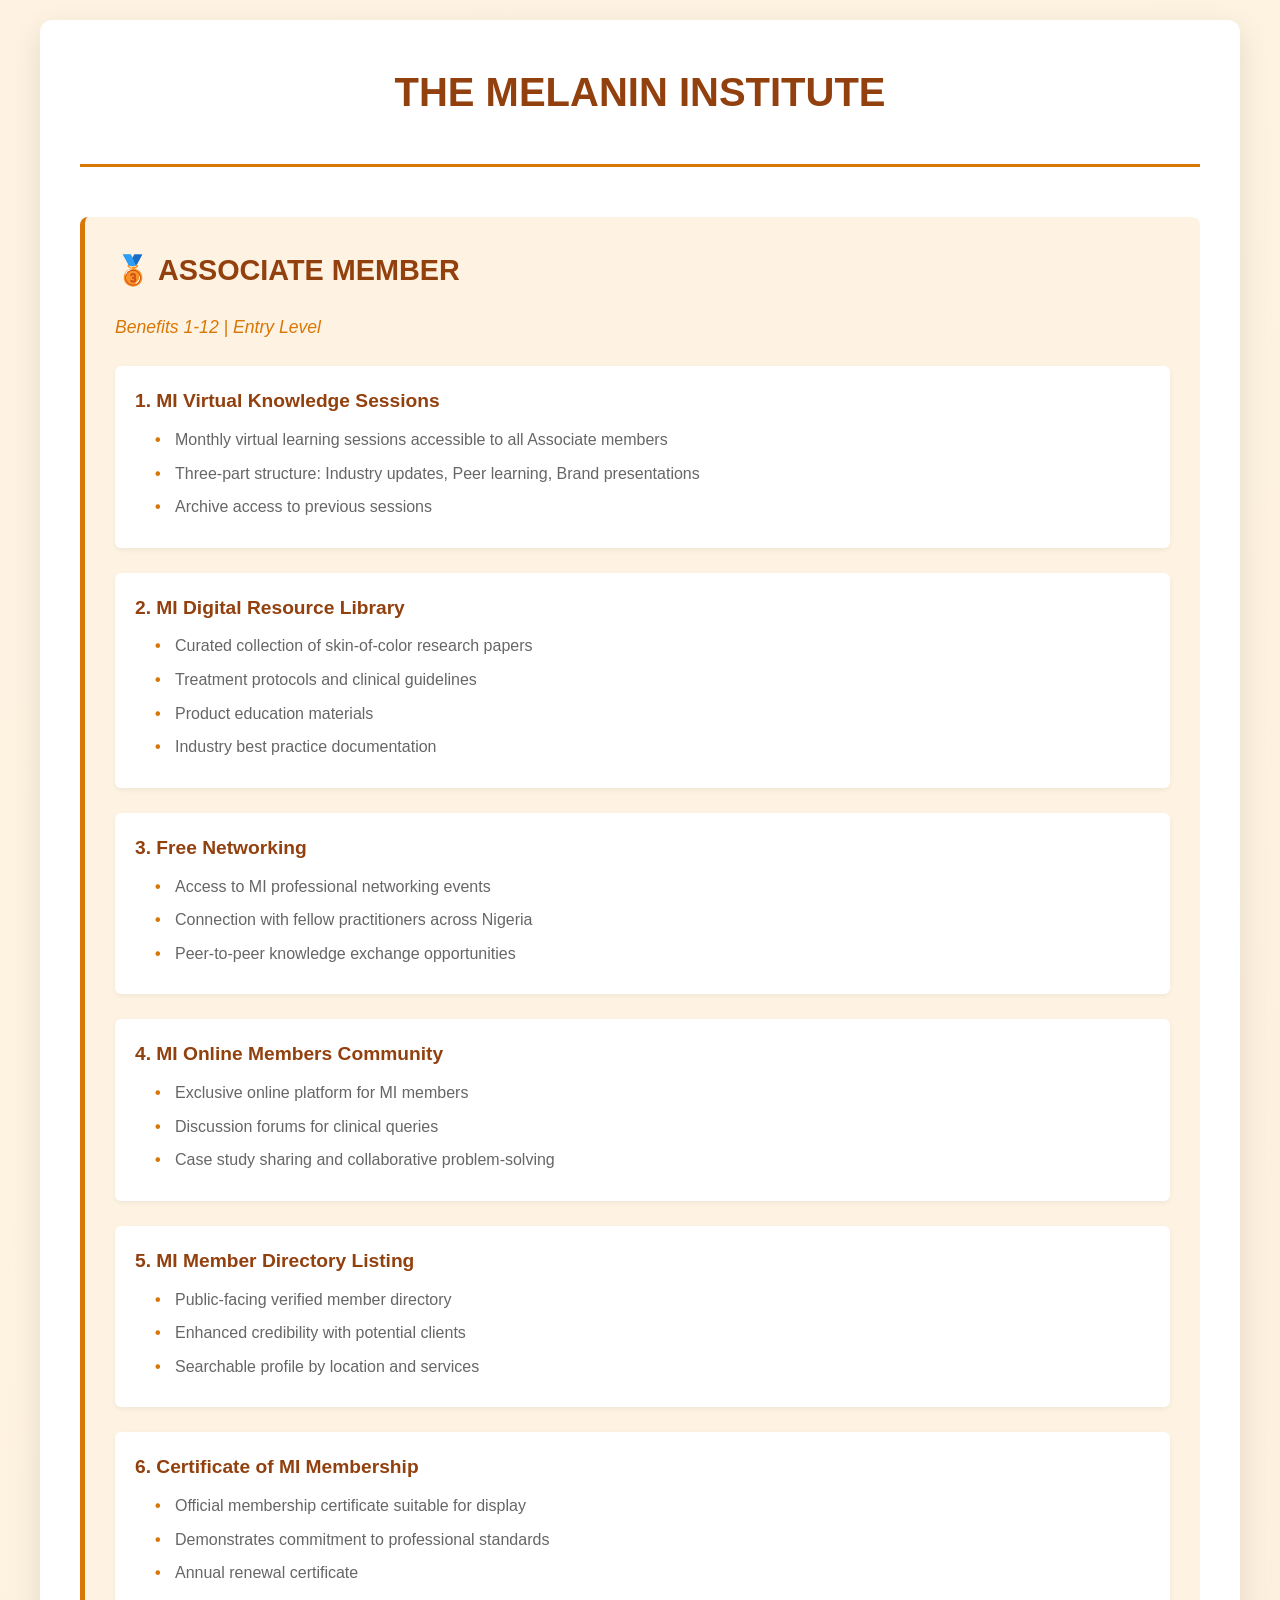
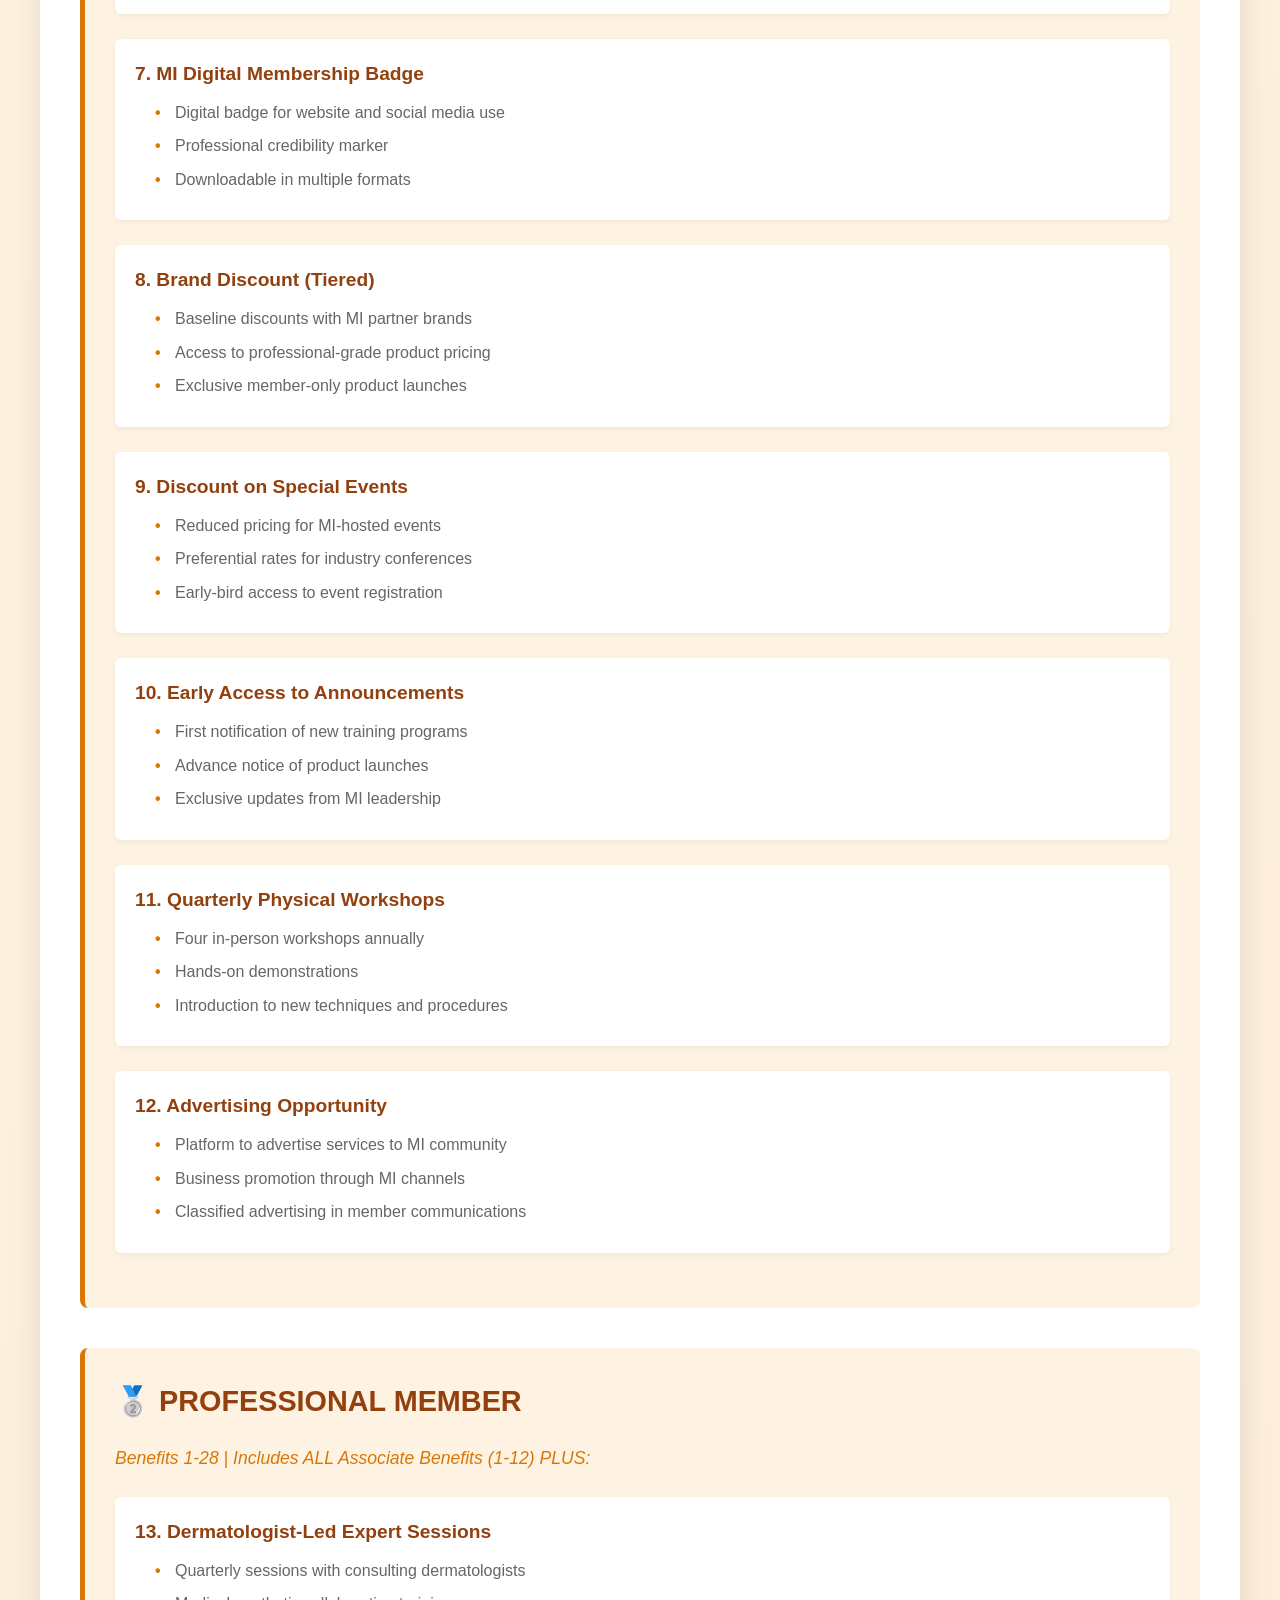
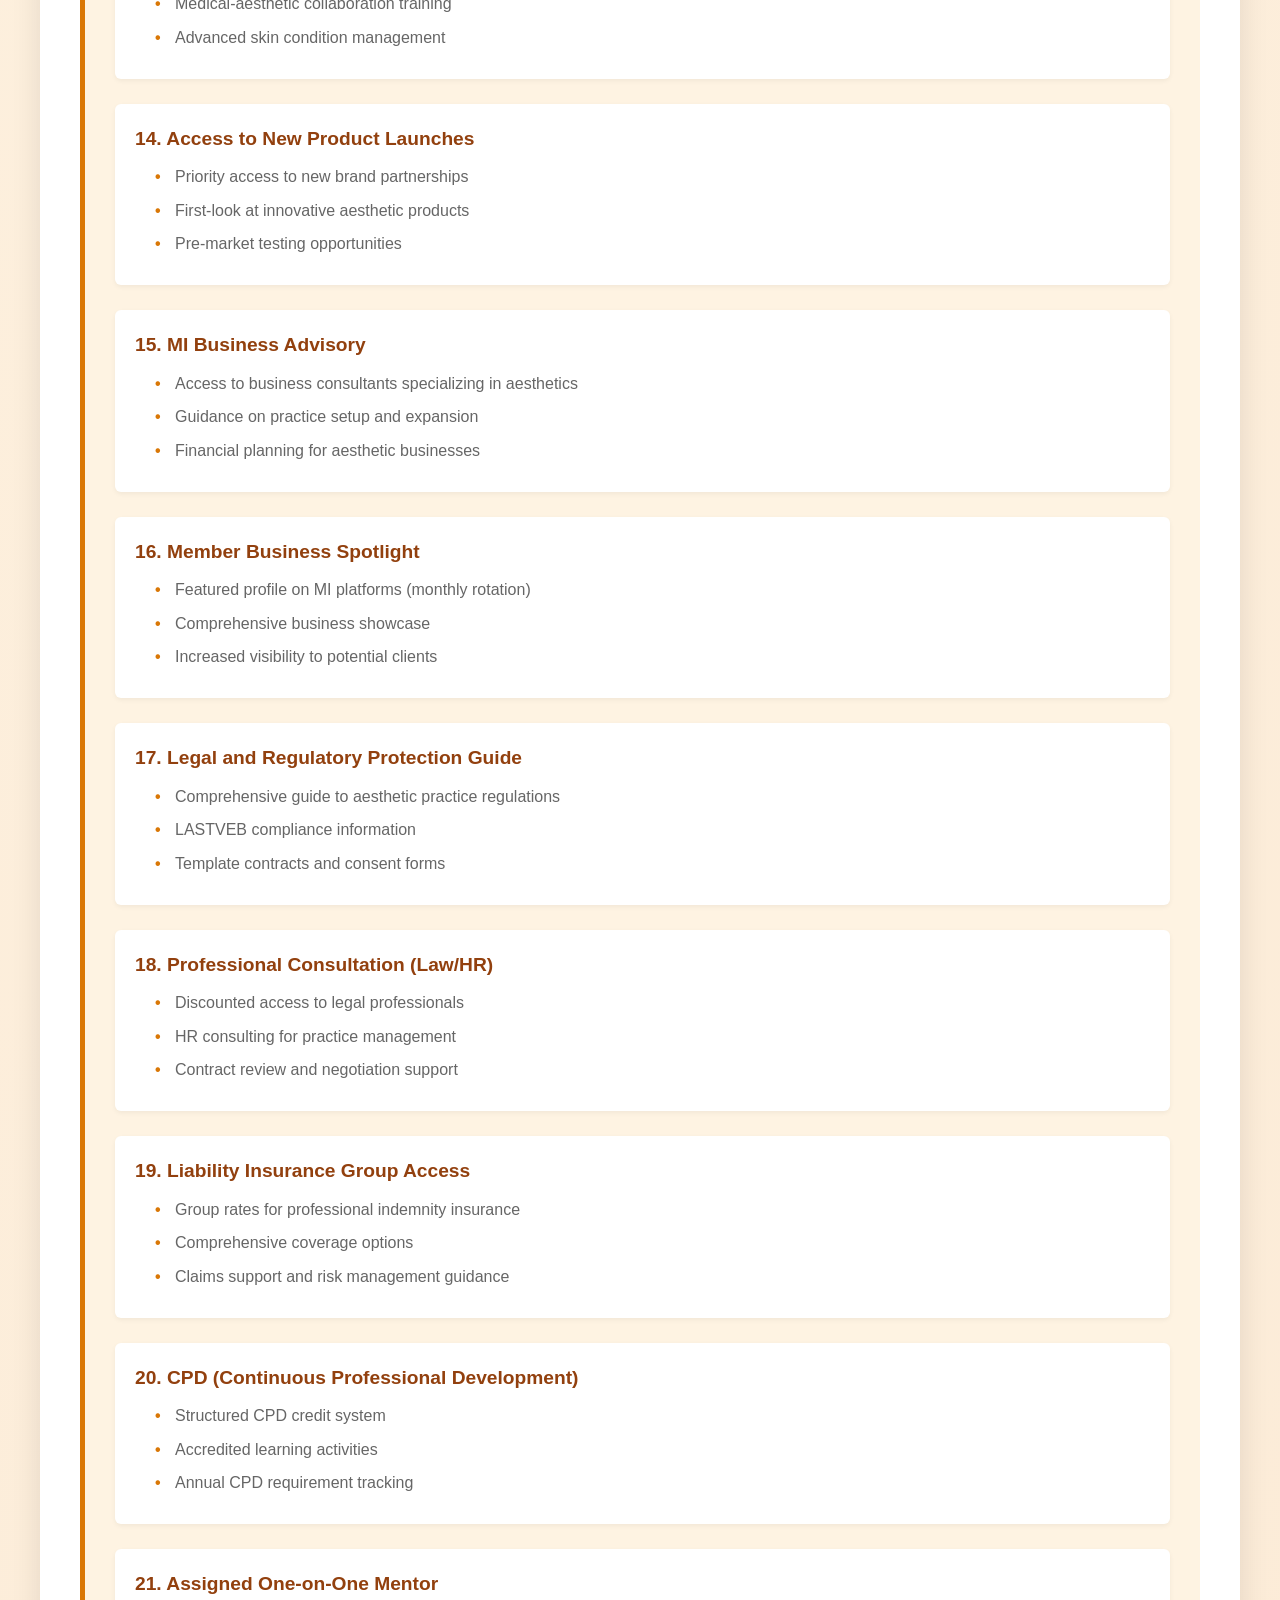
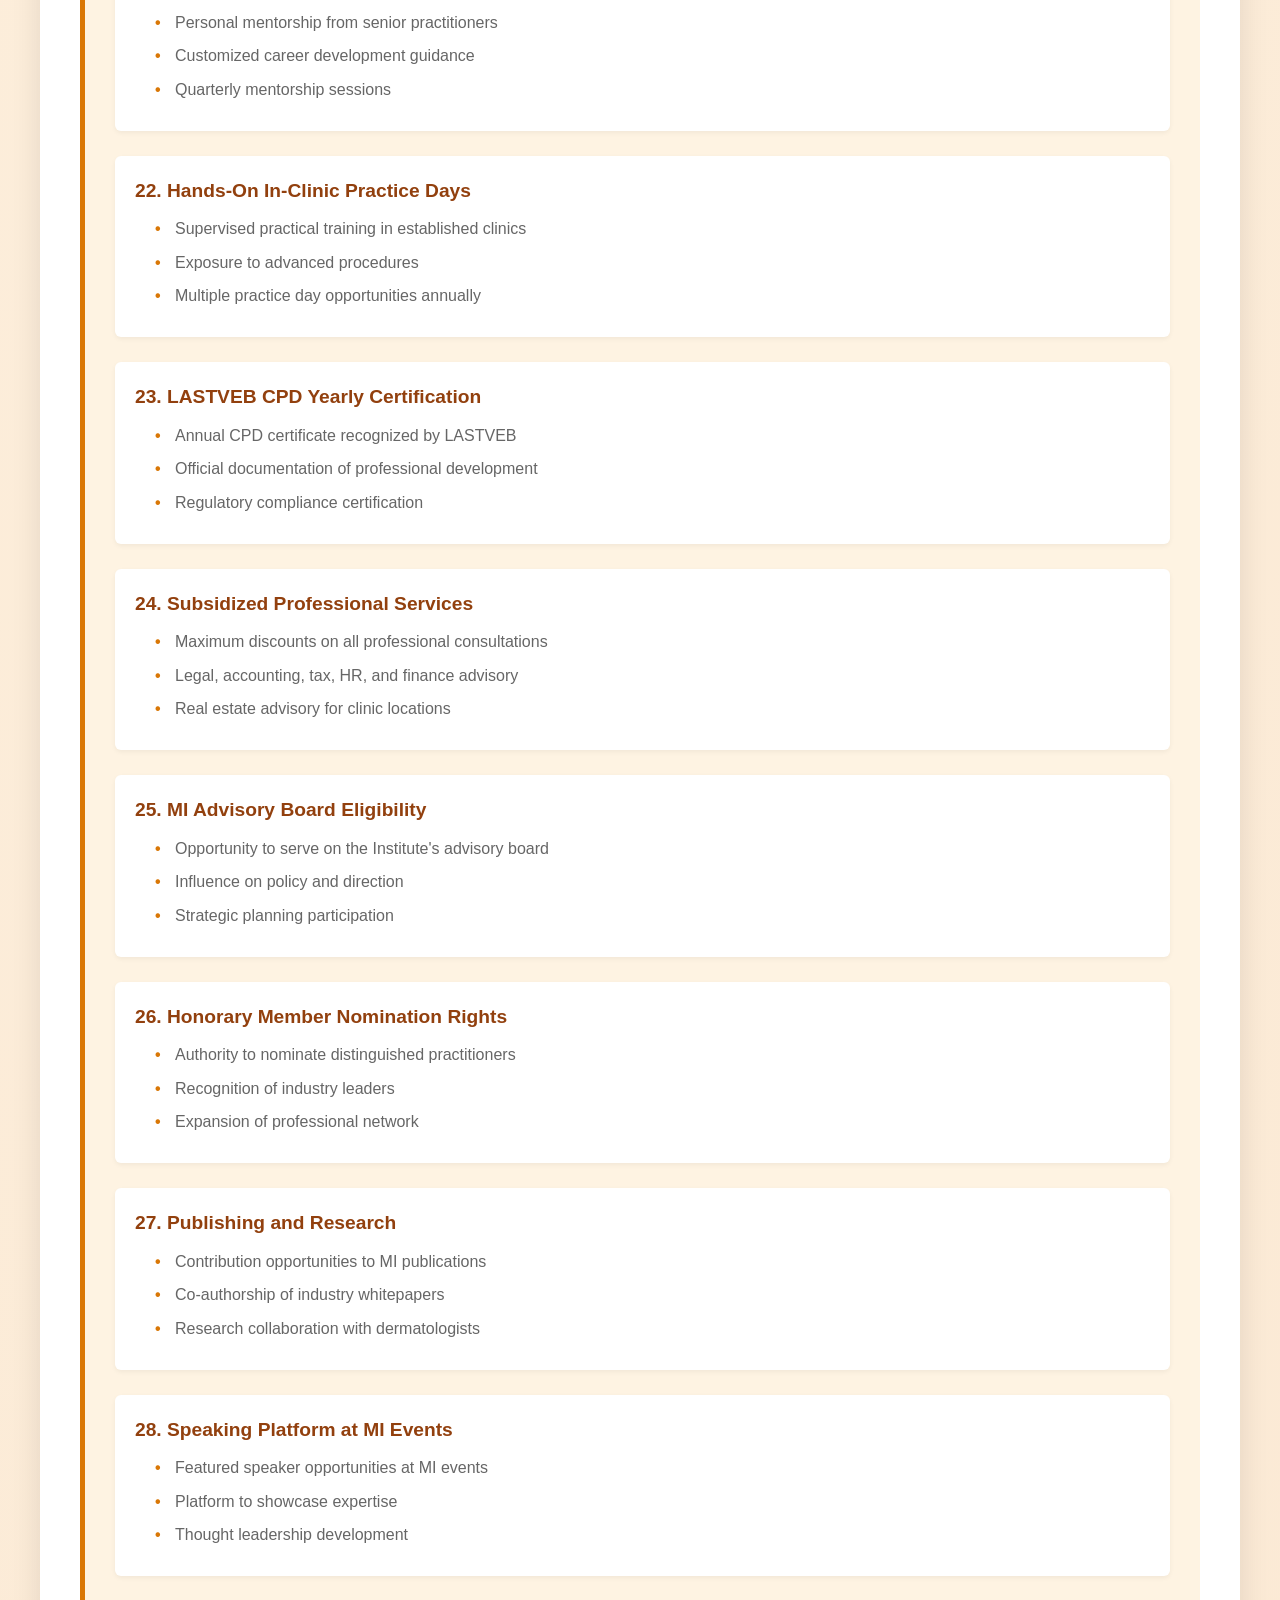
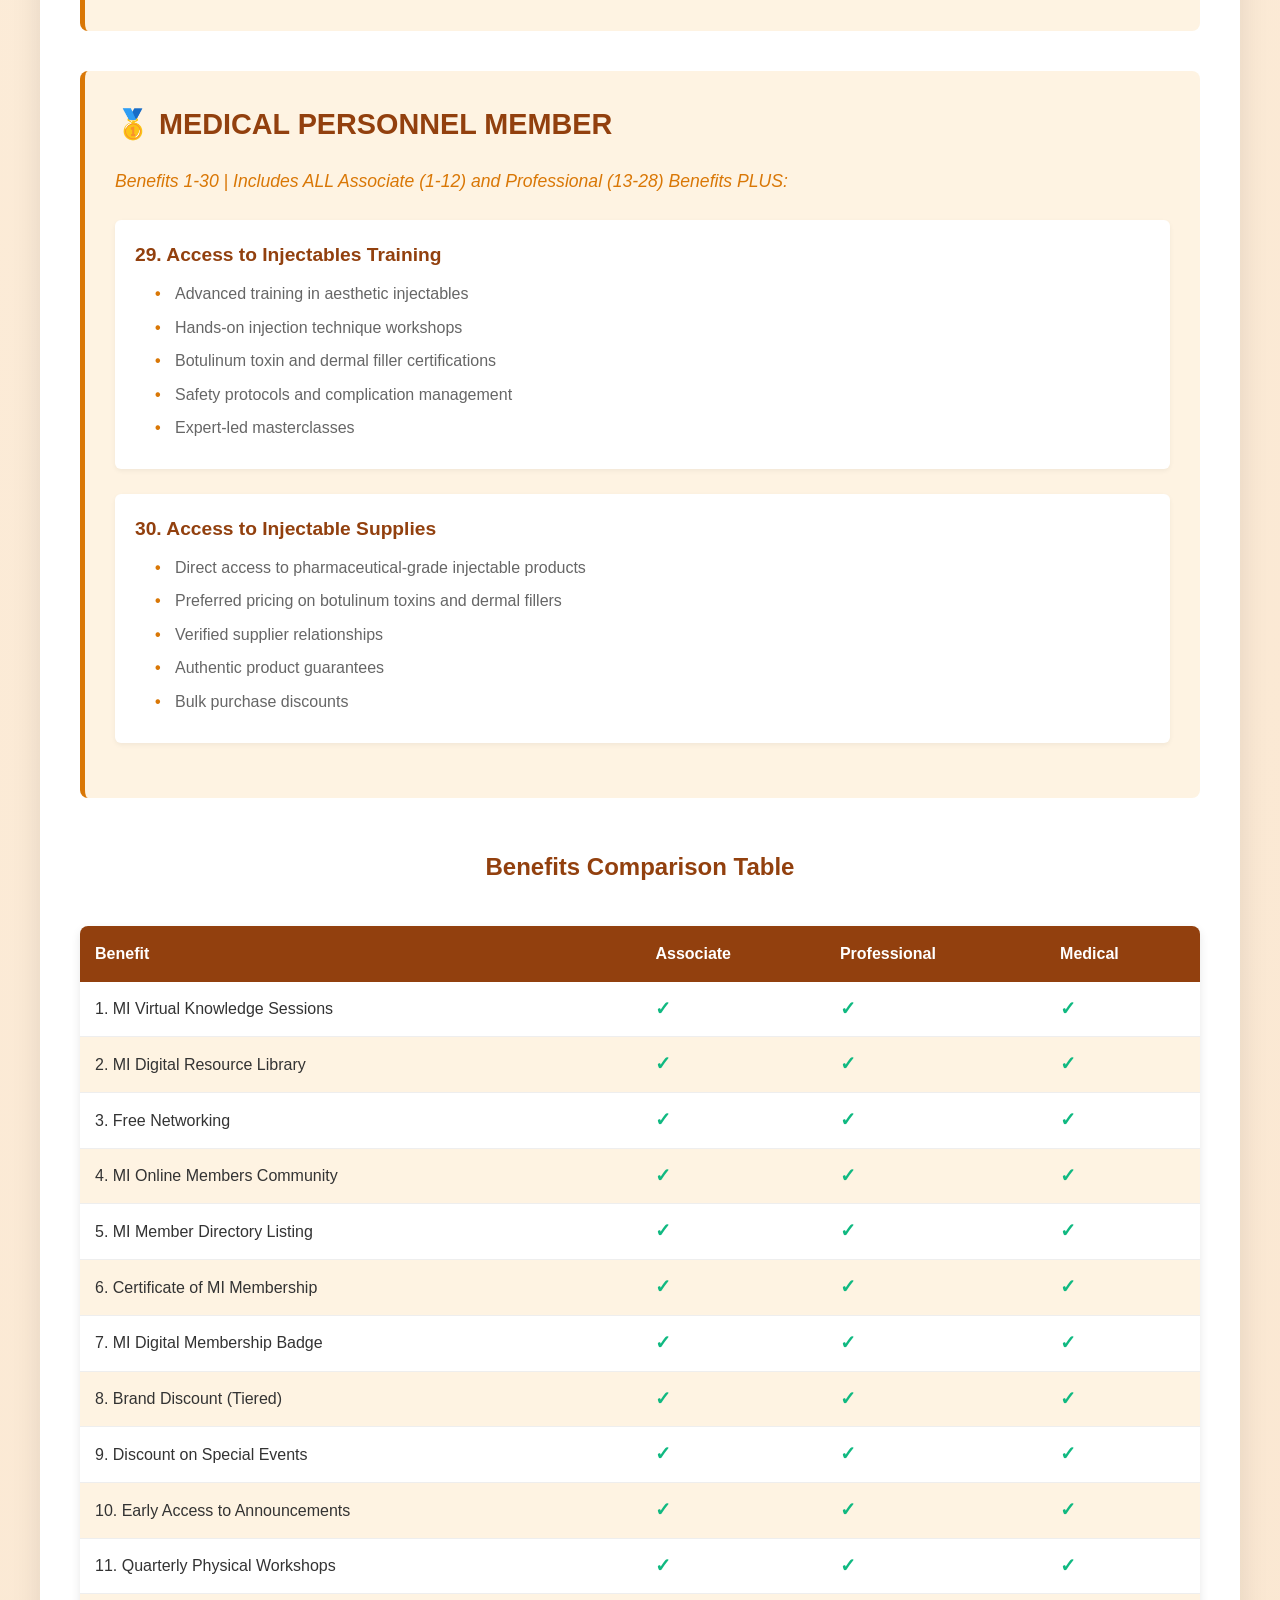
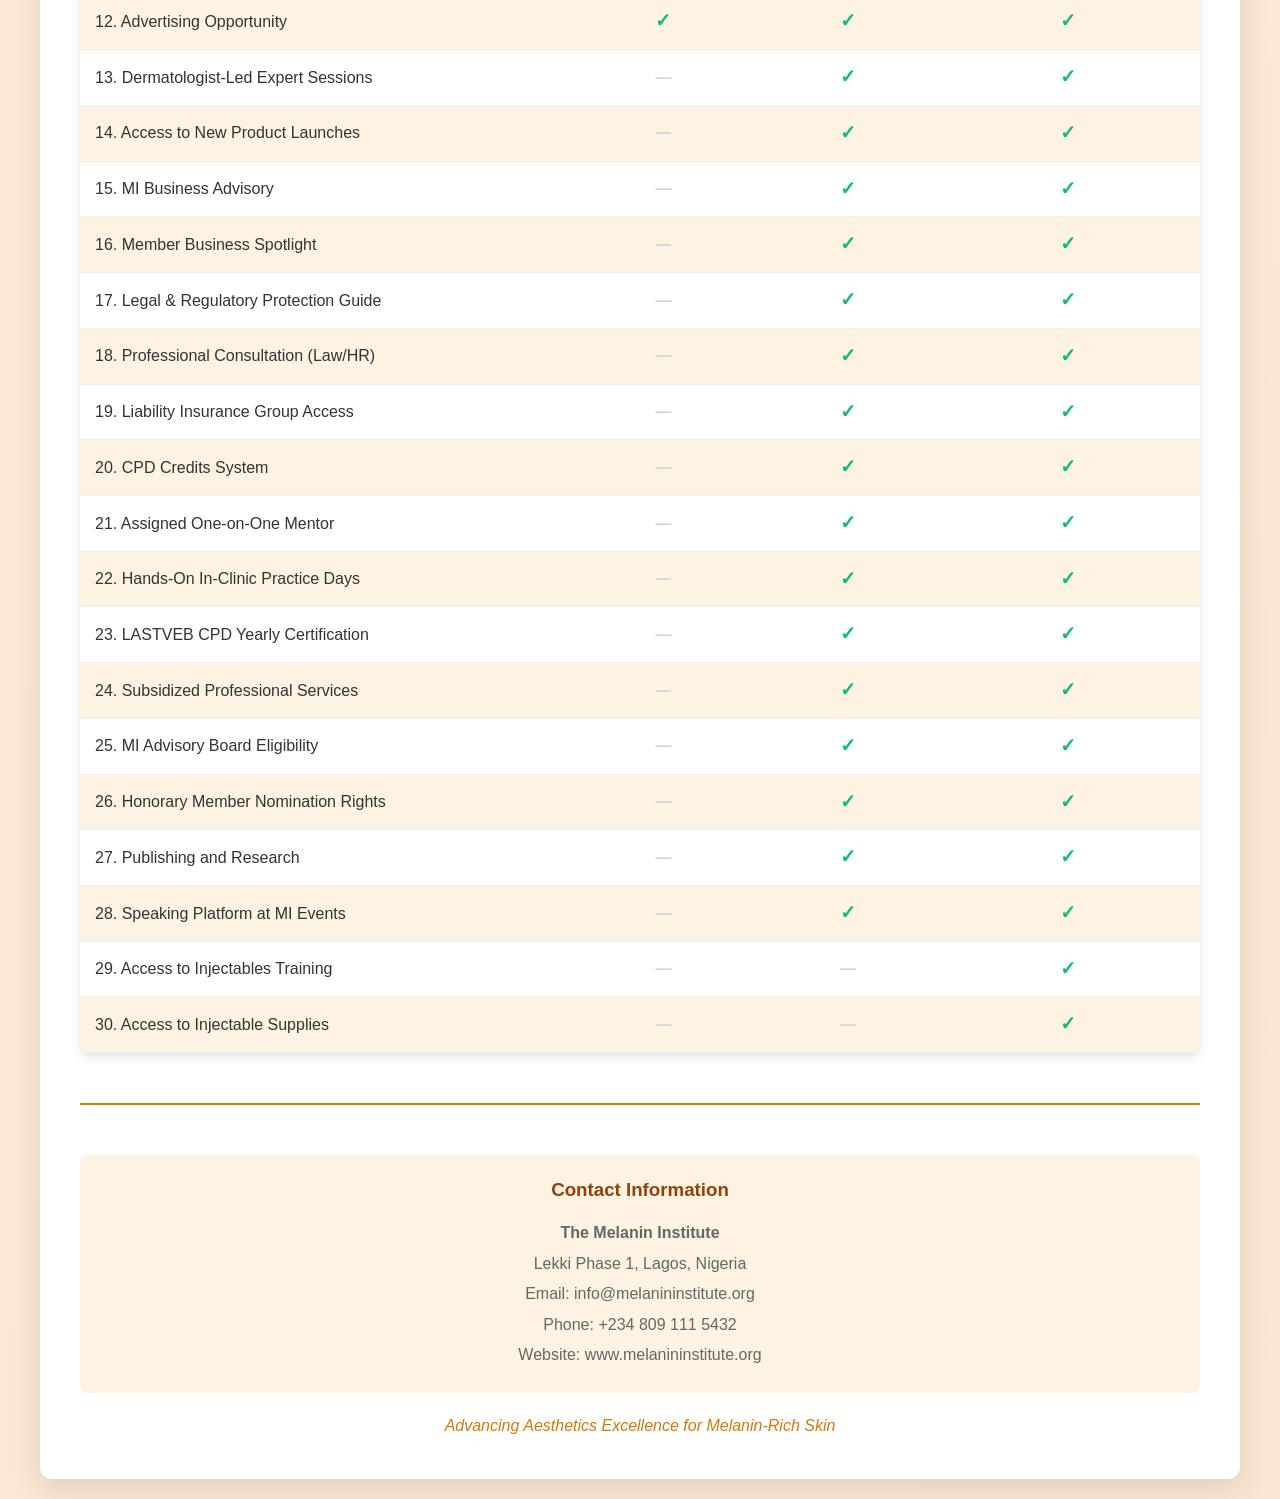
<file: Melanin_Institute_Benefits.html>
<!DOCTYPE html>
<html lang="en">
<head>
    <meta charset="UTF-8">
    <meta name="viewport" content="width=device-width, initial-scale=1.0">
    <title>Melanin Institute - Membership Benefits</title>
    <style>
        * {
            margin: 0;
            padding: 0;
            box-sizing: border-box;
        }
        
        body {
            font-family: 'Segoe UI', Tahoma, Geneva, Verdana, sans-serif;
            line-height: 1.6;
            color: #333;
            background: linear-gradient(135deg, #FEF3E2 0%, #FAE6D0 100%);
            padding: 20px;
        }
        
        .container {
            max-width: 1200px;
            margin: 0 auto;
            background: white;
            padding: 40px;
            border-radius: 12px;
            box-shadow: 0 10px 30px rgba(0,0,0,0.1);
        }
        
        .header {
            text-align: center;
            margin-bottom: 50px;
            padding-bottom: 30px;
            border-bottom: 3px solid #D97706;
        }
        
        .header h1 {
            color: #92400E;
            font-size: 2.5em;
            margin-bottom: 10px;
        }
        
        .header p {
            color: #D97706;
            font-size: 1.2em;
        }
        
        .tier-section {
            margin: 40px 0;
            padding: 30px;
            background: #FEF3E2;
            border-radius: 8px;
            border-left: 5px solid #D97706;
        }
        
        .tier-title {
            color: #92400E;
            font-size: 1.8em;
            margin-bottom: 20px;
            display: flex;
            align-items: center;
            gap: 10px;
        }
        
        .tier-subtitle {
            color: #D97706;
            font-size: 1.1em;
            margin-bottom: 25px;
            font-style: italic;
        }
        
        .benefit-item {
            margin: 25px 0;
            padding: 20px;
            background: white;
            border-radius: 6px;
            box-shadow: 0 2px 5px rgba(0,0,0,0.05);
        }
        
        .benefit-title {
            color: #92400E;
            font-size: 1.2em;
            font-weight: 600;
            margin-bottom: 10px;
        }
        
        .benefit-description {
            color: #666;
            margin-left: 20px;
        }
        
        .benefit-description li {
            margin: 8px 0;
            list-style-type: none;
            padding-left: 20px;
            position: relative;
        }
        
        .benefit-description li:before {
            content: "•";
            color: #D97706;
            font-weight: bold;
            position: absolute;
            left: 0;
        }
        
        .comparison-table {
            width: 100%;
            margin: 40px 0;
            border-collapse: collapse;
            overflow: hidden;
            border-radius: 8px;
            box-shadow: 0 4px 10px rgba(0,0,0,0.1);
        }
        
        .comparison-table th {
            background: #92400E;
            color: white;
            padding: 15px;
            text-align: left;
            font-weight: 600;
        }
        
        .comparison-table td {
            padding: 12px 15px;
            border-bottom: 1px solid #eee;
        }
        
        .comparison-table tr:nth-child(even) {
            background: #FEF3E2;
        }
        
        .comparison-table tr:hover {
            background: #FAE6D0;
        }
        
        .check {
            color: #10B981;
            font-weight: bold;
            font-size: 1.2em;
        }
        
        .dash {
            color: #D1D5DB;
            font-weight: bold;
        }
        
        .footer {
            margin-top: 50px;
            padding-top: 30px;
            border-top: 2px solid #D97706;
            text-align: center;
            color: #666;
        }
        
        .contact-info {
            margin: 20px 0;
            padding: 20px;
            background: #FEF3E2;
            border-radius: 8px;
        }
        
        .contact-info h3 {
            color: #92400E;
            margin-bottom: 15px;
        }
        
        .contact-info p {
            margin: 5px 0;
            color: #666;
        }
        
        @media (max-width: 768px) {
            .container {
                padding: 20px;
            }
            
            .header h1 {
                font-size: 1.8em;
            }
            
            .tier-title {
                font-size: 1.4em;
            }
            
            .comparison-table {
                font-size: 0.9em;
            }
        }
    </style>
</head>
<body>
    <div class="container">
        <div class="header">
            <h1>THE MELANIN INSTITUTE</h1>
        </div>

        <!-- ASSOCIATE MEMBER -->
        <div class="tier-section">
            <h2 class="tier-title">🥉 ASSOCIATE MEMBER</h2>
            <p class="tier-subtitle">Benefits 1-12 | Entry Level</p>
            
            <div class="benefit-item">
                <div class="benefit-title">1. MI Virtual Knowledge Sessions</div>
                <ul class="benefit-description">
                    <li>Monthly virtual learning sessions accessible to all Associate members</li>
                    <li>Three-part structure: Industry updates, Peer learning, Brand presentations</li>
                    <li>Archive access to previous sessions</li>
                </ul>
            </div>

            <div class="benefit-item">
                <div class="benefit-title">2. MI Digital Resource Library</div>
                <ul class="benefit-description">
                    <li>Curated collection of skin-of-color research papers</li>
                    <li>Treatment protocols and clinical guidelines</li>
                    <li>Product education materials</li>
                    <li>Industry best practice documentation</li>
                </ul>
            </div>

            <div class="benefit-item">
                <div class="benefit-title">3. Free Networking</div>
                <ul class="benefit-description">
                    <li>Access to MI professional networking events</li>
                    <li>Connection with fellow practitioners across Nigeria</li>
                    <li>Peer-to-peer knowledge exchange opportunities</li>
                </ul>
            </div>

            <div class="benefit-item">
                <div class="benefit-title">4. MI Online Members Community</div>
                <ul class="benefit-description">
                    <li>Exclusive online platform for MI members</li>
                    <li>Discussion forums for clinical queries</li>
                    <li>Case study sharing and collaborative problem-solving</li>
                </ul>
            </div>

            <div class="benefit-item">
                <div class="benefit-title">5. MI Member Directory Listing</div>
                <ul class="benefit-description">
                    <li>Public-facing verified member directory</li>
                    <li>Enhanced credibility with potential clients</li>
                    <li>Searchable profile by location and services</li>
                </ul>
            </div>

            <div class="benefit-item">
                <div class="benefit-title">6. Certificate of MI Membership</div>
                <ul class="benefit-description">
                    <li>Official membership certificate suitable for display</li>
                    <li>Demonstrates commitment to professional standards</li>
                    <li>Annual renewal certificate</li>
                </ul>
            </div>

            <div class="benefit-item">
                <div class="benefit-title">7. MI Digital Membership Badge</div>
                <ul class="benefit-description">
                    <li>Digital badge for website and social media use</li>
                    <li>Professional credibility marker</li>
                    <li>Downloadable in multiple formats</li>
                </ul>
            </div>

            <div class="benefit-item">
                <div class="benefit-title">8. Brand Discount (Tiered)</div>
                <ul class="benefit-description">
                    <li>Baseline discounts with MI partner brands</li>
                    <li>Access to professional-grade product pricing</li>
                    <li>Exclusive member-only product launches</li>
                </ul>
            </div>

            <div class="benefit-item">
                <div class="benefit-title">9. Discount on Special Events</div>
                <ul class="benefit-description">
                    <li>Reduced pricing for MI-hosted events</li>
                    <li>Preferential rates for industry conferences</li>
                    <li>Early-bird access to event registration</li>
                </ul>
            </div>

            <div class="benefit-item">
                <div class="benefit-title">10. Early Access to Announcements</div>
                <ul class="benefit-description">
                    <li>First notification of new training programs</li>
                    <li>Advance notice of product launches</li>
                    <li>Exclusive updates from MI leadership</li>
                </ul>
            </div>

            <div class="benefit-item">
                <div class="benefit-title">11. Quarterly Physical Workshops</div>
                <ul class="benefit-description">
                    <li>Four in-person workshops annually</li>
                    <li>Hands-on demonstrations</li>
                    <li>Introduction to new techniques and procedures</li>
                </ul>
            </div>

            <div class="benefit-item">
                <div class="benefit-title">12. Advertising Opportunity</div>
                <ul class="benefit-description">
                    <li>Platform to advertise services to MI community</li>
                    <li>Business promotion through MI channels</li>
                    <li>Classified advertising in member communications</li>
                </ul>
            </div>
        </div>

        <!-- PROFESSIONAL MEMBER -->
        <div class="tier-section">
            <h2 class="tier-title">🥈 PROFESSIONAL MEMBER</h2>
            <p class="tier-subtitle">Benefits 1-28 | Includes ALL Associate Benefits (1-12) PLUS:</p>
            
            <div class="benefit-item">
                <div class="benefit-title">13. Dermatologist-Led Expert Sessions</div>
                <ul class="benefit-description">
                    <li>Quarterly sessions with consulting dermatologists</li>
                    <li>Medical-aesthetic collaboration training</li>
                    <li>Advanced skin condition management</li>
                </ul>
            </div>

            <div class="benefit-item">
                <div class="benefit-title">14. Access to New Product Launches</div>
                <ul class="benefit-description">
                    <li>Priority access to new brand partnerships</li>
                    <li>First-look at innovative aesthetic products</li>
                    <li>Pre-market testing opportunities</li>
                </ul>
            </div>

            <div class="benefit-item">
                <div class="benefit-title">15. MI Business Advisory</div>
                <ul class="benefit-description">
                    <li>Access to business consultants specializing in aesthetics</li>
                    <li>Guidance on practice setup and expansion</li>
                    <li>Financial planning for aesthetic businesses</li>
                </ul>
            </div>

            <div class="benefit-item">
                <div class="benefit-title">16. Member Business Spotlight</div>
                <ul class="benefit-description">
                    <li>Featured profile on MI platforms (monthly rotation)</li>
                    <li>Comprehensive business showcase</li>
                    <li>Increased visibility to potential clients</li>
                </ul>
            </div>

            <div class="benefit-item">
                <div class="benefit-title">17. Legal and Regulatory Protection Guide</div>
                <ul class="benefit-description">
                    <li>Comprehensive guide to aesthetic practice regulations</li>
                    <li>LASTVEB compliance information</li>
                    <li>Template contracts and consent forms</li>
                </ul>
            </div>

            <div class="benefit-item">
                <div class="benefit-title">18. Professional Consultation (Law/HR)</div>
                <ul class="benefit-description">
                    <li>Discounted access to legal professionals</li>
                    <li>HR consulting for practice management</li>
                    <li>Contract review and negotiation support</li>
                </ul>
            </div>

            <div class="benefit-item">
                <div class="benefit-title">19. Liability Insurance Group Access</div>
                <ul class="benefit-description">
                    <li>Group rates for professional indemnity insurance</li>
                    <li>Comprehensive coverage options</li>
                    <li>Claims support and risk management guidance</li>
                </ul>
            </div>

            <div class="benefit-item">
                <div class="benefit-title">20. CPD (Continuous Professional Development)</div>
                <ul class="benefit-description">
                    <li>Structured CPD credit system</li>
                    <li>Accredited learning activities</li>
                    <li>Annual CPD requirement tracking</li>
                </ul>
            </div>

            <div class="benefit-item">
                <div class="benefit-title">21. Assigned One-on-One Mentor</div>
                <ul class="benefit-description">
                    <li>Personal mentorship from senior practitioners</li>
                    <li>Customized career development guidance</li>
                    <li>Quarterly mentorship sessions</li>
                </ul>
            </div>

            <div class="benefit-item">
                <div class="benefit-title">22. Hands-On In-Clinic Practice Days</div>
                <ul class="benefit-description">
                    <li>Supervised practical training in established clinics</li>
                    <li>Exposure to advanced procedures</li>
                    <li>Multiple practice day opportunities annually</li>
                </ul>
            </div>

            <div class="benefit-item">
                <div class="benefit-title">23. LASTVEB CPD Yearly Certification</div>
                <ul class="benefit-description">
                    <li>Annual CPD certificate recognized by LASTVEB</li>
                    <li>Official documentation of professional development</li>
                    <li>Regulatory compliance certification</li>
                </ul>
            </div>

            <div class="benefit-item">
                <div class="benefit-title">24. Subsidized Professional Services</div>
                <ul class="benefit-description">
                    <li>Maximum discounts on all professional consultations</li>
                    <li>Legal, accounting, tax, HR, and finance advisory</li>
                    <li>Real estate advisory for clinic locations</li>
                </ul>
            </div>

            <div class="benefit-item">
                <div class="benefit-title">25. MI Advisory Board Eligibility</div>
                <ul class="benefit-description">
                    <li>Opportunity to serve on the Institute's advisory board</li>
                    <li>Influence on policy and direction</li>
                    <li>Strategic planning participation</li>
                </ul>
            </div>

            <div class="benefit-item">
                <div class="benefit-title">26. Honorary Member Nomination Rights</div>
                <ul class="benefit-description">
                    <li>Authority to nominate distinguished practitioners</li>
                    <li>Recognition of industry leaders</li>
                    <li>Expansion of professional network</li>
                </ul>
            </div>

            <div class="benefit-item">
                <div class="benefit-title">27. Publishing and Research</div>
                <ul class="benefit-description">
                    <li>Contribution opportunities to MI publications</li>
                    <li>Co-authorship of industry whitepapers</li>
                    <li>Research collaboration with dermatologists</li>
                </ul>
            </div>

            <div class="benefit-item">
                <div class="benefit-title">28. Speaking Platform at MI Events</div>
                <ul class="benefit-description">
                    <li>Featured speaker opportunities at MI events</li>
                    <li>Platform to showcase expertise</li>
                    <li>Thought leadership development</li>
                </ul>
            </div>
        </div>

        <!-- MEDICAL PERSONNEL MEMBER -->
        <div class="tier-section">
            <h2 class="tier-title">🥇 MEDICAL PERSONNEL MEMBER</h2>
            <p class="tier-subtitle">Benefits 1-30 | Includes ALL Associate (1-12) and Professional (13-28) Benefits PLUS:</p>
            
            <div class="benefit-item">
                <div class="benefit-title">29. Access to Injectables Training</div>
                <ul class="benefit-description">
                    <li>Advanced training in aesthetic injectables</li>
                    <li>Hands-on injection technique workshops</li>
                    <li>Botulinum toxin and dermal filler certifications</li>
                    <li>Safety protocols and complication management</li>
                    <li>Expert-led masterclasses</li>
                </ul>
            </div>

            <div class="benefit-item">
                <div class="benefit-title">30. Access to Injectable Supplies</div>
                <ul class="benefit-description">
                    <li>Direct access to pharmaceutical-grade injectable products</li>
                    <li>Preferred pricing on botulinum toxins and dermal fillers</li>
                    <li>Verified supplier relationships</li>
                    <li>Authentic product guarantees</li>
                    <li>Bulk purchase discounts</li>
                </ul>
            </div>
        </div>

        <!-- COMPARISON TABLE -->
        <h2 style="color: #92400E; margin: 50px 0 20px 0; text-align: center;">Benefits Comparison Table</h2>
        <table class="comparison-table">
            <thead>
                <tr>
                    <th>Benefit</th>
                    <th>Associate</th>
                    <th>Professional</th>
                    <th>Medical</th>
                </tr>
            </thead>
            <tbody>
                <tr><td>1. MI Virtual Knowledge Sessions</td><td class="check">✓</td><td class="check">✓</td><td class="check">✓</td></tr>
                <tr><td>2. MI Digital Resource Library</td><td class="check">✓</td><td class="check">✓</td><td class="check">✓</td></tr>
                <tr><td>3. Free Networking</td><td class="check">✓</td><td class="check">✓</td><td class="check">✓</td></tr>
                <tr><td>4. MI Online Members Community</td><td class="check">✓</td><td class="check">✓</td><td class="check">✓</td></tr>
                <tr><td>5. MI Member Directory Listing</td><td class="check">✓</td><td class="check">✓</td><td class="check">✓</td></tr>
                <tr><td>6. Certificate of MI Membership</td><td class="check">✓</td><td class="check">✓</td><td class="check">✓</td></tr>
                <tr><td>7. MI Digital Membership Badge</td><td class="check">✓</td><td class="check">✓</td><td class="check">✓</td></tr>
                <tr><td>8. Brand Discount (Tiered)</td><td class="check">✓</td><td class="check">✓</td><td class="check">✓</td></tr>
                <tr><td>9. Discount on Special Events</td><td class="check">✓</td><td class="check">✓</td><td class="check">✓</td></tr>
                <tr><td>10. Early Access to Announcements</td><td class="check">✓</td><td class="check">✓</td><td class="check">✓</td></tr>
                <tr><td>11. Quarterly Physical Workshops</td><td class="check">✓</td><td class="check">✓</td><td class="check">✓</td></tr>
                <tr><td>12. Advertising Opportunity</td><td class="check">✓</td><td class="check">✓</td><td class="check">✓</td></tr>
                <tr><td>13. Dermatologist-Led Expert Sessions</td><td class="dash">—</td><td class="check">✓</td><td class="check">✓</td></tr>
                <tr><td>14. Access to New Product Launches</td><td class="dash">—</td><td class="check">✓</td><td class="check">✓</td></tr>
                <tr><td>15. MI Business Advisory</td><td class="dash">—</td><td class="check">✓</td><td class="check">✓</td></tr>
                <tr><td>16. Member Business Spotlight</td><td class="dash">—</td><td class="check">✓</td><td class="check">✓</td></tr>
                <tr><td>17. Legal & Regulatory Protection Guide</td><td class="dash">—</td><td class="check">✓</td><td class="check">✓</td></tr>
                <tr><td>18. Professional Consultation (Law/HR)</td><td class="dash">—</td><td class="check">✓</td><td class="check">✓</td></tr>
                <tr><td>19. Liability Insurance Group Access</td><td class="dash">—</td><td class="check">✓</td><td class="check">✓</td></tr>
                <tr><td>20. CPD Credits System</td><td class="dash">—</td><td class="check">✓</td><td class="check">✓</td></tr>
                <tr><td>21. Assigned One-on-One Mentor</td><td class="dash">—</td><td class="check">✓</td><td class="check">✓</td></tr>
                <tr><td>22. Hands-On In-Clinic Practice Days</td><td class="dash">—</td><td class="check">✓</td><td class="check">✓</td></tr>
                <tr><td>23. LASTVEB CPD Yearly Certification</td><td class="dash">—</td><td class="check">✓</td><td class="check">✓</td></tr>
                <tr><td>24. Subsidized Professional Services</td><td class="dash">—</td><td class="check">✓</td><td class="check">✓</td></tr>
                <tr><td>25. MI Advisory Board Eligibility</td><td class="dash">—</td><td class="check">✓</td><td class="check">✓</td></tr>
                <tr><td>26. Honorary Member Nomination Rights</td><td class="dash">—</td><td class="check">✓</td><td class="check">✓</td></tr>
                <tr><td>27. Publishing and Research</td><td class="dash">—</td><td class="check">✓</td><td class="check">✓</td></tr>
                <tr><td>28. Speaking Platform at MI Events</td><td class="dash">—</td><td class="check">✓</td><td class="check">✓</td></tr>
                <tr><td>29. Access to Injectables Training</td><td class="dash">—</td><td class="dash">—</td><td class="check">✓</td></tr>
                <tr><td>30. Access to Injectable Supplies</td><td class="dash">—</td><td class="dash">—</td><td class="check">✓</td></tr>
            </tbody>
        </table>

        <!-- FOOTER -->
        <div class="footer">
            <div class="contact-info">
                <h3>Contact Information</h3>
                <p><strong>The Melanin Institute</strong></p>
                <p>Lekki Phase 1, Lagos, Nigeria</p>
                <p>Email: info@melanininstitute.org</p>
                <p>Phone: +234 809 111 5432</p>
                <p>Website: www.melanininstitute.org</p>
            </div>
            <p style="margin-top: 20px; color: #D97706; font-style: italic;">
                Advancing Aesthetics Excellence for Melanin-Rich Skin
            </p>
        </div>
    </div>
</body>
</html>
</file>
